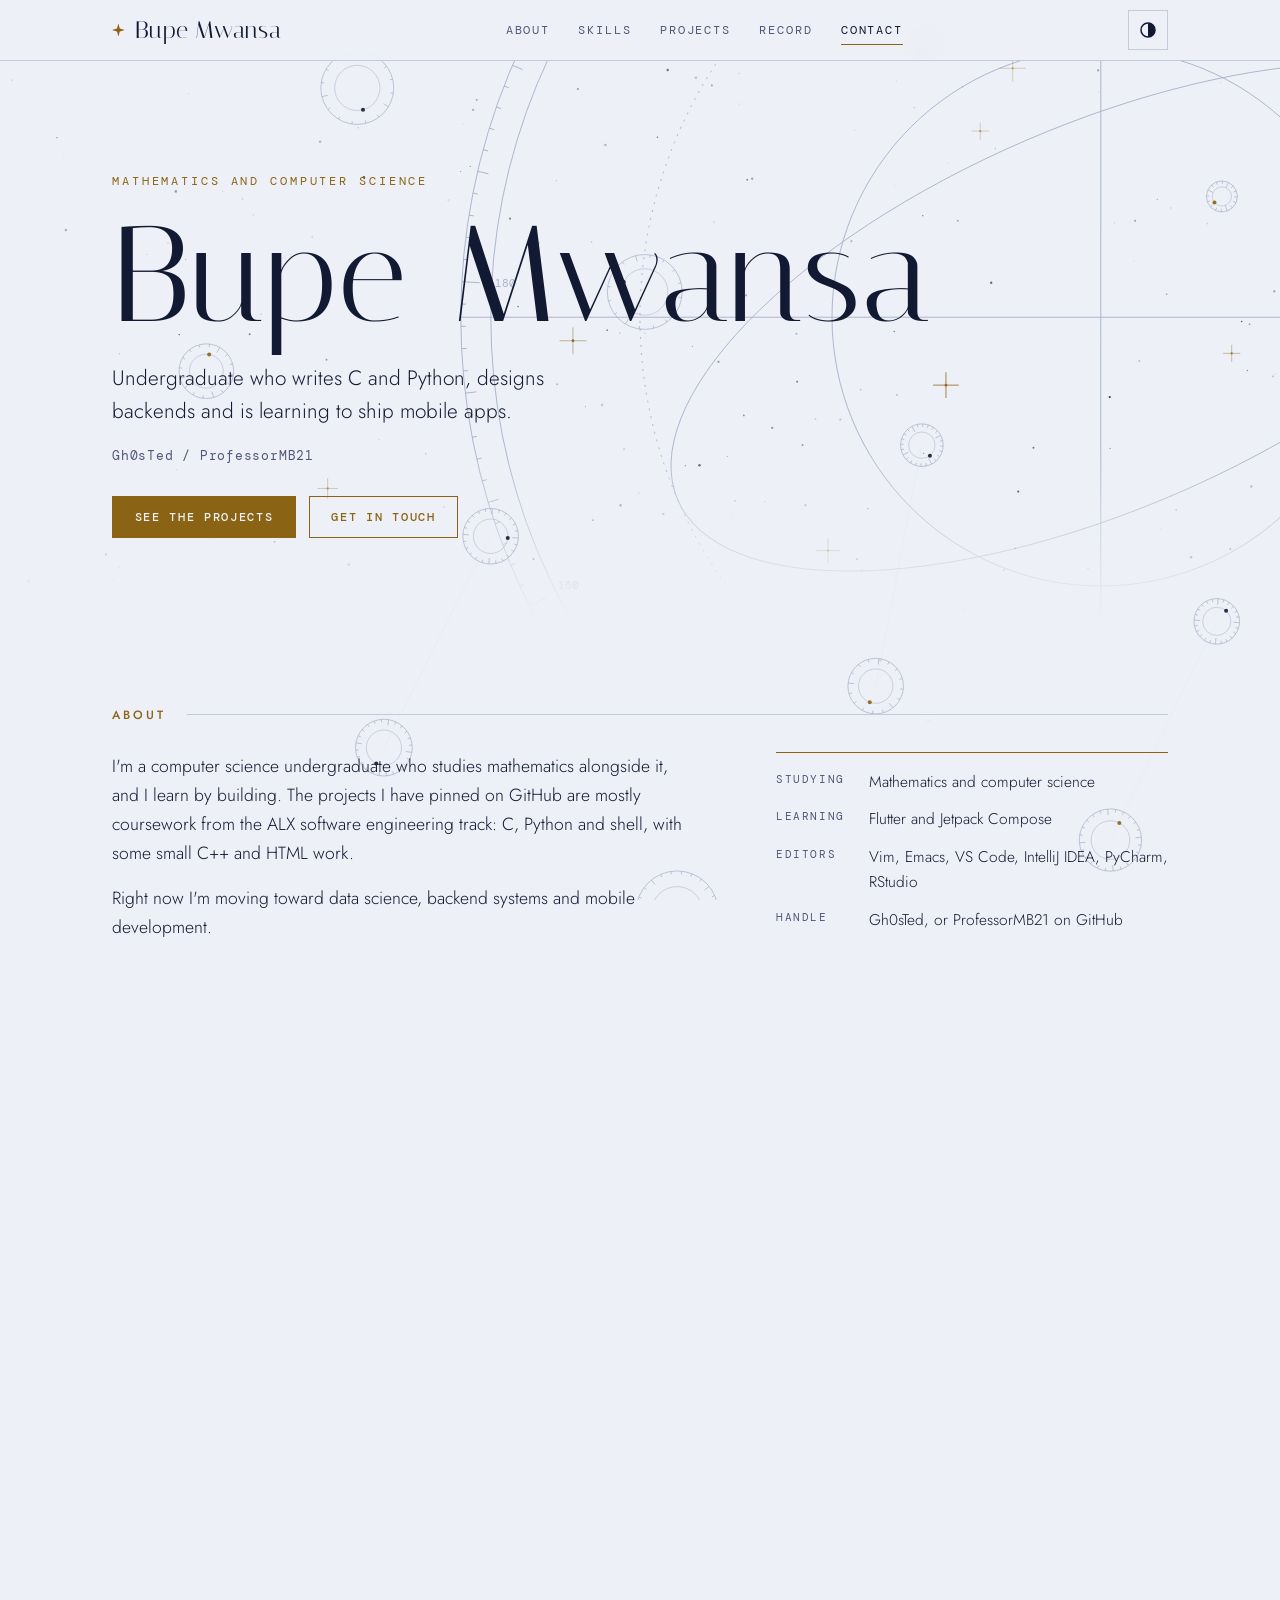
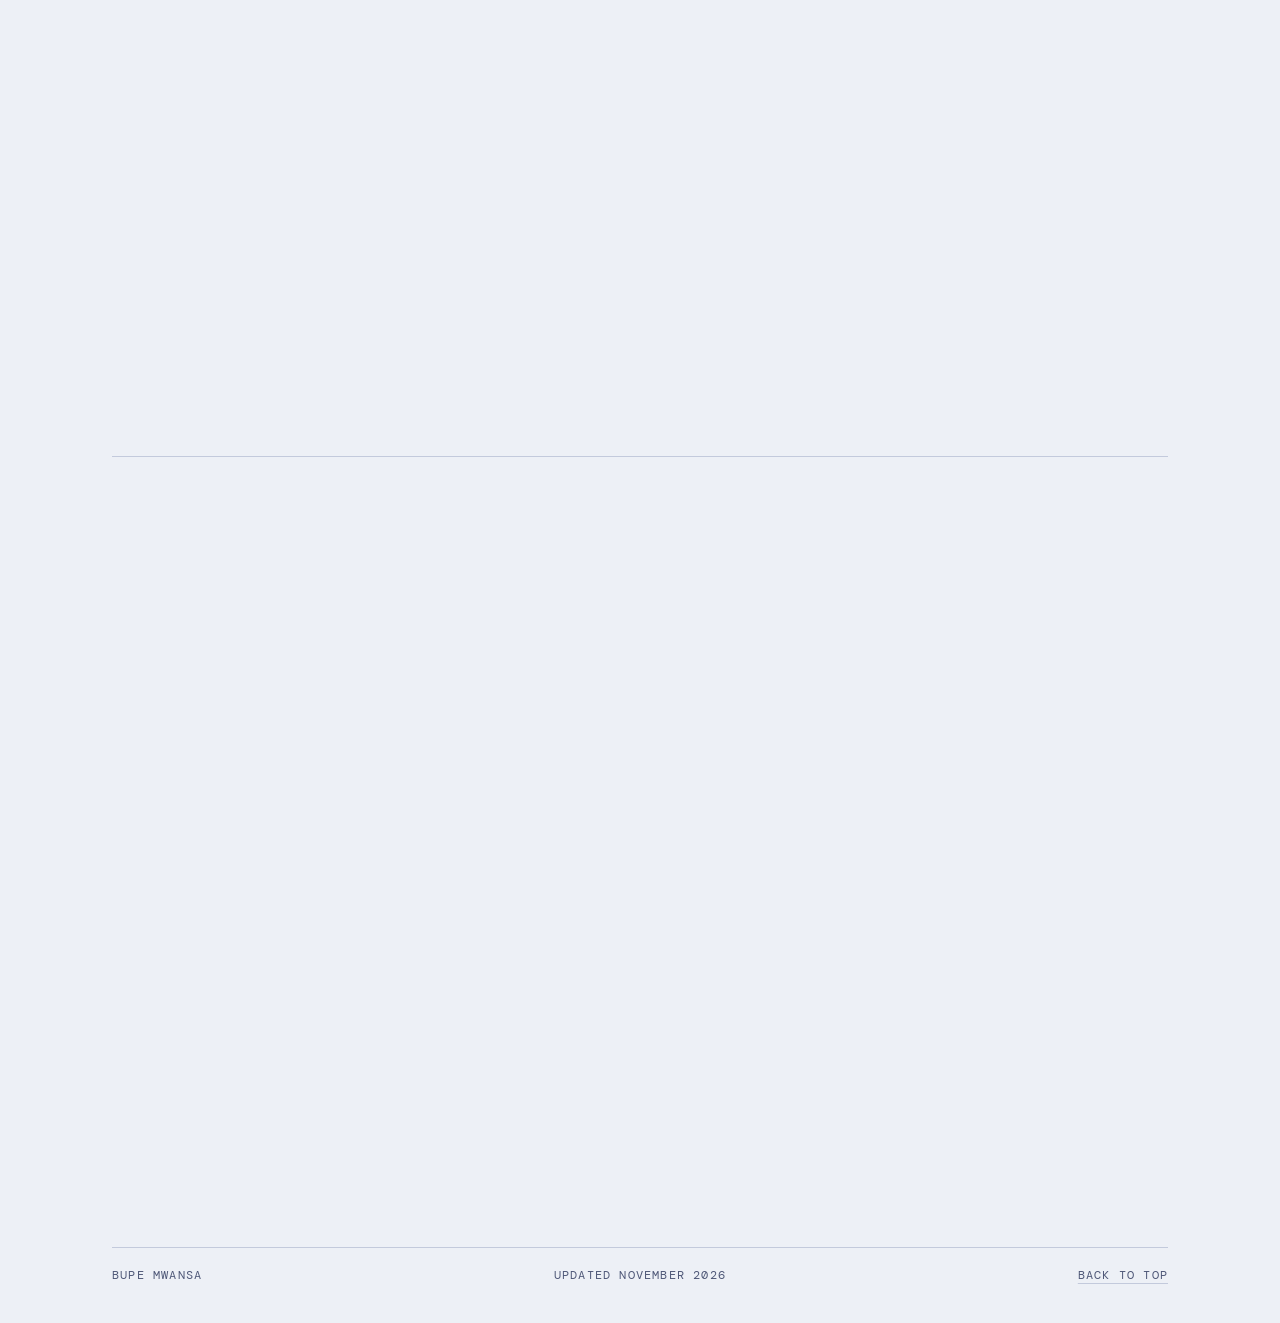
<file: index.html>
<!doctype html>
<html lang="en">
<head>
<meta charset="utf-8">
<meta name="viewport" content="width=device-width, initial-scale=1, viewport-fit=cover">
<title>Bupe Mwansa | Portfolio</title>
<meta name="description" content="Portfolio of Bupe Mwansa, a mathematics and computer science undergraduate: skills, projects in C, Python and shell, and contact details.">
<meta name="theme-color" content="#0A0F1E" media="(prefers-color-scheme: dark)">
<meta name="theme-color" content="#EDF0F6" media="(prefers-color-scheme: light)">
<meta property="og:type" content="website">
<meta property="og:title" content="Bupe Mwansa | Portfolio">
<meta property="og:description" content="Mathematics and computer science undergraduate. Skills, projects in C, Python and shell, and contact details.">
<link rel="icon" href="favicon.svg" type="image/svg+xml">
<link rel="preconnect" href="https://fonts.googleapis.com">
<link rel="preconnect" href="https://fonts.gstatic.com" crossorigin>
<link rel="stylesheet" href="https://fonts.googleapis.com/css2?family=Italiana&family=Jost:wght@300;400;500&family=DM+Mono:wght@400;500&display=swap">
<link rel="stylesheet" href="assets/css/styles.css">
</head>
<body>
<a class="skip" href="#main">Skip to content</a>
<canvas id="rings" aria-hidden="true"></canvas>

<header class="top" id="top">
  <div class="wrap top-in">
    <a class="brand" href="#top">Bupe Mwansa</a>
    <nav class="nav" id="nav" aria-label="Sections">
      <a href="#about">About</a>
      <a href="#skills">Skills</a>
      <a href="#projects">Projects</a>
      <a href="#record">Record</a>
      <a href="#contact">Contact</a>
    </nav>
    <div class="tools">
      <button type="button" class="ibtn" id="theme-btn" aria-label="Switch theme">
        <svg width="18" height="18" viewBox="0 0 18 18" aria-hidden="true"><circle cx="9" cy="9" r="7" fill="none" stroke="currentColor" stroke-width="1.5"/><path d="M9 2a7 7 0 0 1 0 14z" fill="currentColor"/></svg>
      </button>
      <button type="button" class="ibtn" id="menu-btn" aria-label="Menu" aria-expanded="false" aria-controls="nav">
        <svg width="18" height="18" viewBox="0 0 18 18" aria-hidden="true"><path d="M2 5h14M2 9h14M2 13h14" stroke="currentColor" stroke-width="1.5" fill="none"/></svg>
      </button>
    </div>
  </div>
</header>

<div class="hero">
  <canvas id="sky" aria-hidden="true"></canvas>
  <div class="wrap hero-in">
    <p class="eyebrow">Mathematics and computer science</p>
    <h1>Bupe Mwansa</h1>
    <p class="lede">Undergraduate who writes C and Python, designs backends and is learning to ship mobile apps.</p>
    <p class="handle">Gh0sTed / ProfessorMB21</p>
    <div class="cta">
      <a class="btn solid" href="#projects">See the projects</a>
      <a class="btn" href="#contact">Get in touch</a>
    </div>
  </div>
</div>

<main id="main">

  <section class="s" id="about">
    <div class="wrap">
      <h2 class="t">About</h2>
      <div class="about">
        <div class="about-text">
          <p>I'm a computer science undergraduate who studies mathematics alongside it, and I learn by building. The projects I have pinned on GitHub are mostly coursework from the ALX software engineering track: C, Python and shell, with some small C++ and HTML work.</p>
          <p>Right now I'm moving toward data science, backend systems and mobile development.</p>
        </div>
        <dl class="facts">
          <dt>Studying</dt><dd>Mathematics and computer science</dd>
          <dt>Learning</dt><dd>Flutter and Jetpack Compose</dd>
          <dt>Editors</dt><dd>Vim, Emacs, VS Code, IntelliJ IDEA, PyCharm, RStudio</dd>
          <dt>Handle</dt><dd>Gh0sTed, or ProfessorMB21 on GitHub</dd>
        </dl>
      </div>
      <div class="focus">
        <div>
          <h3>Data science and machine learning</h3>
          <p>Building models and exploring AI and ML applications with Python.</p>
        </div>
        <div>
          <h3>Backend development</h3>
          <p>Designing scalable systems with databases, APIs and modern architectures.</p>
        </div>
        <div>
          <h3>Mobile development</h3>
          <p>Learning Flutter and Jetpack Compose for cross-platform applications.</p>
        </div>
      </div>
    </div>
  </section>

  <section class="s" id="skills">
    <div class="wrap">
      <h2 class="t">Skills</h2>
      <div class="groups">
        <div class="g">
          <h3>Languages</h3>
          <ul><li>C</li><li>C++</li><li>C#</li><li>Python</li><li>JavaScript</li><li>TypeScript</li><li>Dart</li><li>Kotlin</li><li>R</li></ul>
        </div>
        <div class="g one">
          <h3>Frontend and mobile</h3>
          <ul><li>HTML5</li><li>CSS3</li><li class="learn">Flutter</li><li class="learn">Jetpack Compose</li></ul>
        </div>
        <div class="g">
          <h3>Databases and backend</h3>
          <ul><li>PostgreSQL</li><li>Supabase</li><li>Docker</li><li>DBeaver</li></ul>
        </div>
        <div class="g">
          <h3>Editors and tools</h3>
          <ul><li>Vim</li><li>Emacs</li><li>VS Code</li><li>IntelliJ IDEA</li><li>PyCharm</li><li>RStudio</li><li>Git</li><li>npm</li></ul>
        </div>
        <div class="g">
          <h3>Game engines</h3>
          <ul><li>Unity</li><li>Godot</li></ul>
        </div>
        <div class="g">
          <h3>Platforms</h3>
          <ul><li>Linux</li><li>Ubuntu</li><li>Debian</li><li>Kali Linux</li><li>Windows</li><li>Android</li><li>iOS</li></ul>
        </div>
      </div>
      <p class="legend"><i></i> Currently learning</p>
    </div>
  </section>

  <section class="s" id="projects">
    <div class="wrap">
      <h2 class="t">Projects</h2>

      <div class="filters" role="group" aria-label="Filter projects by language">
        <span class="flabel">Language</span>
        <button type="button" class="fchip" data-f="all" aria-pressed="true">All <i>10</i></button>
        <button type="button" class="fchip" data-f="c" aria-pressed="false">C <i>2</i></button>
        <button type="button" class="fchip" data-f="cpp" aria-pressed="false">C++ <i>1</i></button>
        <button type="button" class="fchip" data-f="python" aria-pressed="false">Python <i>2</i></button>
        <button type="button" class="fchip" data-f="javascript" aria-pressed="false">JavaScript <i>3</i></button>
        <button type="button" class="fchip" data-f="shell" aria-pressed="false">Shell <i>2</i></button>
        <button type="button" class="fchip" data-f="html" aria-pressed="false">HTML <i>2</i></button>
        <span class="fcount" id="fcount" role="status" aria-live="polite">Showing 10 of 10</span>
      </div>

      <div class="chart" id="chart">
        <h3 class="ct">Commits per repository</h3>
        <p class="cs">Counted on the default branch of each pinned repository.</p>
        <div class="bars" id="bars">
          <div class="brow" tabindex="0" data-lang="c" data-tip="alx-low_level_programming: 340 commits"><span class="bl">alx-low_level_programming</span><span class="bt"><i style="width:97.14%"></i></span><b class="bv">340</b></div>
          <div class="brow" tabindex="0" data-lang="shell" data-tip="alx-system_engineering-devops: 231 commits"><span class="bl">alx-system_engineering-devops</span><span class="bt"><i style="width:66%"></i></span><b class="bv">231</b></div>
          <div class="brow" tabindex="0" data-lang="python" data-tip="alx-higher_level_programming: 72 commits"><span class="bl">alx-higher_level_programming</span><span class="bt"><i style="width:20.57%"></i></span><b class="bv">72</b></div>
          <div class="brow" tabindex="0" data-lang="cpp html" data-tip="simple_projects: 36 commits"><span class="bl">simple_projects</span><span class="bt"><i style="width:10.29%"></i></span><b class="bv">36</b></div>
          <div class="brow" tabindex="0" data-lang="shell" data-tip="alx-pre_course: 13 commits"><span class="bl">alx-pre_course</span><span class="bt"><i style="width:3.71%"></i></span><b class="bv">13</b></div>
          <div class="brow" tabindex="0" data-lang="html" data-tip="blogsite: 3 commits"><span class="bl">blogsite</span><span class="bt"><i style="width:0.86%"></i></span><b class="bv">3</b></div>
          <div class="brow axis" aria-hidden="true"><span class="axis-cap">Commits</span><span class="bt"><em style="left:0">0</em><em style="left:28.571%">100</em><em style="left:57.143%">200</em><em style="left:85.714%">300</em></span><span></span></div>
        </div>
        <div class="tview" id="tview" hidden>
          <table>
            <thead><tr><th>Repository</th><th class="n">Commits</th><th class="n">Stars</th><th class="n">Forks</th></tr></thead>
            <tbody>
              <tr><td class="m">alx-low_level_programming</td><td class="n">340</td><td class="n">11</td><td class="n">0</td></tr>
              <tr><td class="m">alx-system_engineering-devops</td><td class="n">231</td><td class="n">6</td><td class="n">1</td></tr>
              <tr><td class="m">alx-higher_level_programming</td><td class="n">72</td><td class="n">7</td><td class="n">0</td></tr>
              <tr><td class="m">simple_projects</td><td class="n">36</td><td class="n">7</td><td class="n">0</td></tr>
              <tr><td class="m">alx-pre_course</td><td class="n">13</td><td class="n">5</td><td class="n">0</td></tr>
              <tr><td class="m">blogsite</td><td class="n">3</td><td class="n">5</td><td class="n">1</td></tr>
            </tbody>
          </table>
        </div>
        <button type="button" class="linkbtn" id="toggle-table" aria-controls="tview">View as table</button>
      </div>

      <p class="cat-note">Featured repositories, ten of 52. Each disc has an area proportional to the repository's GitHub stars. Open an entry for its contents.</p>
      <div class="objs">

        <details class="obj" data-lang="c" open>
          <summary>
            <div class="orb" aria-hidden="true"><i style="--d:2.98rem"></i></div>
            <div class="obj-main">
              <span class="obj-name">alx-<wbr>low_<wbr>level_<wbr>programming</span>
              <p>Low-level programming coursework from the ALX track, written in C.</p>
            </div>
            <div class="obj-meta"><span>C</span><span><b>11</b> stars</span></div>
          </summary>
          <div class="panel">
            <div class="pgrid">
              <div>
                <h4 class="pl">Task folders</h4>
                <ul class="tags"><li>Pointers, arrays and strings</li><li>Recursion</li><li>Static libraries</li><li>argc and argv</li><li>malloc and free</li><li>Preprocessor</li><li>Structures and typedef</li><li>Function pointers</li><li>Variadic functions</li><li>Singly linked lists</li><li>Doubly linked lists</li><li>Bit manipulation</li><li>File I/O</li><li>Hash tables</li></ul>
              </div>
              <div>
                <h4 class="pl">Facts</h4>
                <dl class="kv"><dt>Commits</dt><dd>340</dd><dt>Stars</dt><dd>11</dd><dt>Forks</dt><dd>0</dd><dt>Topics</dt><dd>algorithms, c, data-structures</dd></dl>
              </div>
            </div>
            <p class="note">Folders follow the ALX numbering, from 0x00-hello_world to 0x1A-hash_tables.</p>
            <a class="btn" href="https://github.com/ProfessorMB21/alx-low_level_programming" target="_blank" rel="noopener">Open on GitHub</a>
          </div>
        </details>

        <details class="obj" data-lang="python">
          <summary>
            <div class="orb" aria-hidden="true"><i style="--d:2.38rem"></i></div>
            <div class="obj-main">
              <span class="obj-name">alx-<wbr>higher_<wbr>level_<wbr>programming</span>
              <p>Higher-level programming coursework in Python.</p>
            </div>
            <div class="obj-meta"><span>Python</span><span><b>7</b> stars</span></div>
          </summary>
          <div class="panel">
            <div class="pgrid">
              <div>
                <h4 class="pl">Task folders</h4>
                <ul class="tags"><li>Hello world</li><li>If/else, loops and functions</li><li>Import modules</li><li>Data structures</li><li>More data structures</li><li>Exceptions</li><li>Classes</li><li>Test-driven development</li><li>More classes</li><li>Everything is an object</li><li>Inheritance</li><li>Input and output</li></ul>
              </div>
              <div>
                <h4 class="pl">Facts</h4>
                <dl class="kv"><dt>Commits</dt><dd>72</dd><dt>Stars</dt><dd>7</dd><dt>Forks</dt><dd>0</dd><dt>Topics</dt><dd>python</dd></dl>
              </div>
            </div>
            <a class="btn" href="https://github.com/ProfessorMB21/alx-higher_level_programming" target="_blank" rel="noopener">Open on GitHub</a>
          </div>
        </details>

        <details class="obj" data-lang="cpp html">
          <summary>
            <div class="orb" aria-hidden="true"><i style="--d:2.38rem"></i></div>
            <div class="obj-main">
              <span class="obj-name">simple_<wbr>projects</span>
              <p>Small programming tasks in C++.</p>
            </div>
            <div class="obj-meta"><span>C++, HTML</span><span><b>7</b> stars</span></div>
          </summary>
          <div class="panel">
            <div class="pgrid">
              <div>
                <h4 class="pl">Contents</h4>
                <ul class="tags"><li>Assignment 1</li><li>Working with arrays in C++</li><li>A website folder (my_site.com)</li><li>functions.h</li><li>geometry.cpp</li><li>main.cpp</li></ul>
              </div>
              <div>
                <h4 class="pl">Facts</h4>
                <dl class="kv"><dt>Commits</dt><dd>36</dd><dt>Stars</dt><dd>7</dd><dt>Forks</dt><dd>0</dd></dl>
              </div>
            </div>
            <a class="btn" href="https://github.com/ProfessorMB21/simple_projects" target="_blank" rel="noopener">Open on GitHub</a>
          </div>
        </details>

        <details class="obj" data-lang="shell">
          <summary>
            <div class="orb" aria-hidden="true"><i style="--d:2.2rem"></i></div>
            <div class="obj-main">
              <span class="obj-name">alx-<wbr>system_<wbr>engineering-<wbr>devops</span>
              <p>System engineering and DevOps coursework from the ALX track, in shell.</p>
            </div>
            <div class="obj-meta"><span>Shell</span><span><b>6</b> stars</span><span><b>1</b> fork</span></div>
          </summary>
          <div class="panel">
            <div class="pgrid">
              <div>
                <h4 class="pl">Task folders</h4>
                <ul class="tags"><li>Shell basics</li><li>Shell permissions</li><li>Shell redirections</li><li>Shell variables and expansions</li><li>Loops, conditions and parsing</li><li>Processes and signals</li><li>Networking basics</li><li>Networking basics 2</li></ul>
              </div>
              <div>
                <h4 class="pl">Facts</h4>
                <dl class="kv"><dt>Commits</dt><dd>231</dd><dt>Stars</dt><dd>6</dd><dt>Forks</dt><dd>1</dd><dt>Topics</dt><dd>bash, devops, shell</dd></dl>
              </div>
            </div>
            <a class="btn" href="https://github.com/ProfessorMB21/alx-system_engineering-devops" target="_blank" rel="noopener">Open on GitHub</a>
          </div>
        </details>

        <details class="obj" data-lang="shell">
          <summary>
            <div class="orb" aria-hidden="true"><i style="--d:2.01rem"></i></div>
            <div class="obj-main">
              <span class="obj-name">alx-<wbr>pre_<wbr>course</span>
              <p>The first repository as an ALX student on the full stack engineering track.</p>
            </div>
            <div class="obj-meta"><span>Shell</span><span><b>5</b> stars</span></div>
          </summary>
          <div class="panel">
            <div class="pgrid">
              <div>
                <h4 class="pl">Contents</h4>
                <ul class="tags"><li>Git project (0x01-git)</li></ul>
              </div>
              <div>
                <h4 class="pl">Facts</h4>
                <dl class="kv"><dt>Commits</dt><dd>13</dd><dt>Stars</dt><dd>5</dd><dt>Forks</dt><dd>0</dd></dl>
              </div>
            </div>
            <p class="note">The README describes it as the ALX Cohort 17 projects.</p>
            <a class="btn" href="https://github.com/ProfessorMB21/alx-pre_course" target="_blank" rel="noopener">Open on GitHub</a>
          </div>
        </details>

        <details class="obj" data-lang="html">
          <summary>
            <div class="orb" aria-hidden="true"><i style="--d:2.01rem"></i></div>
            <div class="obj-main">
              <span class="obj-name">blogsite</span>
              <p>A blog website built to learn web technologies and Git.</p>
            </div>
            <div class="obj-meta"><span>HTML, CSS</span><span><b>5</b> stars</span><span><b>1</b> fork</span></div>
          </summary>
          <div class="panel">
            <div class="pgrid">
              <div>
                <h4 class="pl">Contents</h4>
                <ul class="tags"><li>index.html</li><li>index.css</li><li>README.md</li></ul>
              </div>
              <div>
                <h4 class="pl">Facts</h4>
                <dl class="kv"><dt>Commits</dt><dd>3</dd><dt>Stars</dt><dd>5</dd><dt>Forks</dt><dd>1</dd><dt>Started</dt><dd>9 June 2023</dd></dl>
              </div>
            </div>
            <p class="note">The README calls the project a demo.</p>
            <a class="btn" href="https://github.com/ProfessorMB21/blogsite" target="_blank" rel="noopener">Open on GitHub</a>
          </div>
        </details>

        <details class="obj" data-lang="javascript">
          <summary>
            <div class="orb" aria-hidden="true"><i style="--d:0.9rem"></i></div>
            <div class="obj-main">
              <span class="obj-name">cyber_<wbr>shooter_<wbr>2d</span>
              <p>A fully-featured 2D retro-style space shooter game.</p>
            </div>
            <div class="obj-meta"><span>JavaScript</span><span><b>1</b> star</span></div>
          </summary>
          <div class="panel">
            <div class="pgrid">
              <div>
                <h4 class="pl">Contents</h4>
                <ul class="tags"><li>2D game development</li><li>Game mechanics</li><li>JavaScript canvas</li></ul>
              </div>
              <div>
                <h4 class="pl">Facts</h4>
                <dl class="kv"><dt>Stars</dt><dd>1</dd><dt>Forks</dt><dd>0</dd><dt>Topics</dt><dd>2dgame, gamedev, javascript</dd></dl>
              </div>
            </div>
            <a class="btn" href="https://github.com/ProfessorMB21/cyber_shooter_2d" target="_blank" rel="noopener">Open on GitHub</a>
          </div>
        </details>

        <details class="obj" data-lang="javascript">
          <summary>
            <div class="orb" aria-hidden="true"><i style="--d:0.9rem"></i></div>
            <div class="obj-main">
              <span class="obj-name">ProfessorMB21.<wbr>github.io</span>
              <p>ProfessorMB21's Portfolio page.</p>
            </div>
            <div class="obj-meta"><span>JavaScript</span><span><b>1</b> star</span></div>
          </summary>
          <div class="panel">
            <div class="pgrid">
              <div>
                <h4 class="pl">Contents</h4>
                <ul class="tags"><li>Portfolio website</li><li>GitHub Pages</li><li>Responsive design</li></ul>
              </div>
              <div>
                <h4 class="pl">Facts</h4>
                <dl class="kv"><dt>Stars</dt><dd>1</dd><dt>Forks</dt><dd>0</dd><dt>Topics</dt><dd>github-pages, github-profile</dd></dl>
              </div>
            </div>
            <p class="note">Live portfolio site showcasing projects and skills.</p>
            <a class="btn" href="https://github.com/ProfessorMB21/ProfessorMB21.github.io" target="_blank" rel="noopener">Open on GitHub</a>
          </div>
        </details>

        <details class="obj" data-lang="python">
          <summary>
            <div class="orb" aria-hidden="true"><i style="--d:0.9rem"></i></div>
            <div class="obj-main">
              <span class="obj-name">python-<wbr>web-<wbr>scraping-<wbr>projects</span>
              <p>A comprehensive collection of web scraping projects using Python.</p>
            </div>
            <div class="obj-meta"><span>Python</span><span><b>1</b> star</span></div>
          </summary>
          <div class="panel">
            <div class="pgrid">
              <div>
                <h4 class="pl">Focus areas</h4>
                <ul class="tags"><li>Data extraction</li><li>Automation</li><li>Real-world applications</li></ul>
              </div>
              <div>
                <h4 class="pl">Facts</h4>
                <dl class="kv"><dt>Stars</dt><dd>1</dd><dt>Forks</dt><dd>0</dd></dl>
              </div>
            </div>
            <a class="btn" href="https://github.com/ProfessorMB21/python-web-scraping-projects" target="_blank" rel="noopener">Open on GitHub</a>
          </div>
        </details>

        <details class="obj" data-lang="c">
          <summary>
            <div class="orb" aria-hidden="true"><i style="--d:0.9rem"></i></div>
            <div class="obj-main">
              <span class="obj-name">GoodbyeDPI</span>
              <p>Deep Packet Inspection circumvention utility for Windows.</p>
            </div>
            <div class="obj-meta"><span>C</span><span><b>1</b> star</span></div>
          </summary>
          <div class="panel">
            <div class="pgrid">
              <div>
                <h4 class="pl">Purpose</h4>
                <ul class="tags"><li>Network utilities</li><li>DPI circumvention</li><li>Windows platform</li></ul>
              </div>
              <div>
                <h4 class="pl">Facts</h4>
                <dl class="kv"><dt>Stars</dt><dd>1</dd><dt>Forks</dt><dd>0</dd></dl>
              </div>
            </div>
            <a class="btn" href="https://github.com/ProfessorMB21/GoodbyeDPI" target="_blank" rel="noopener">Open on GitHub</a>
          </div>
        </details>

      </div>
    </div>
  </section>

  <section class="s" id="record">
    <div class="wrap">
      <div class="two">
        <div>
          <h2 class="t">Honours</h2>
          <dl class="hon">
            <div><dt>Pull Shark x2</dt><dd>GitHub achievement for pull requests that were merged.</dd></div>
            <div><dt>Pair Extraordinaire</dt><dd>GitHub achievement for co-authoring a commit that was merged.</dd></div>
            <div><dt>Quickdraw</dt><dd>GitHub achievement for closing an issue or pull request within minutes of opening it.</dd></div>
          </dl>
        </div>
        <div>
          <h2 class="t">On record</h2>
          <div class="fig" id="gh-stats">
            <div><b data-stat="repos">52</b><span>Repositories</span></div>
            <div><b data-stat="followers">419</b><span>Followers</span></div>
            <div><b data-stat="starred">327</b><span>Starred</span></div>
          </div>
          <p class="fig-link"><a href="https://wakatime.com/@47395a4a-f679-4221-9d17-ad22a0699c6a" target="_blank" rel="noopener">Coding time on WakaTime</a></p>
        </div>
      </div>
    </div>
  </section>

  <section class="s" id="contact">
    <div class="wrap">
      <h2 class="t">Contact</h2>
      <div class="contact">
        <div>
          <h3>Questions, collaboration and code review are welcome.</h3>
          <div class="mail-row">
            <a href="mailto:profbupeeli@gmail.com" id="mail-address" style="text-decoration:none;color:inherit"><code>profbupeeli@gmail.com</code></a>
          </div>
          <div class="cta" style="margin-top:0">
            <button type="button" class="btn solid" id="copy-mail">Copy address</button>
            <a class="btn" href="mailto:profbupeeli@gmail.com">Send email</a>
            <a class="btn" href="https://github.com/ProfessorMB21" target="_blank" rel="noopener">GitHub profile</a>
            <span class="copied" id="copy-status" role="status" aria-live="polite" style="align-self:center"></span>
          </div>
        </div>
        <dl class="elsewhere">
          <dt>GitHub</dt><dd><a href="https://github.com/ProfessorMB21" target="_blank" rel="noopener">github.com/ProfessorMB21</a></dd>
          <dt>Coding time</dt><dd><a href="https://wakatime.com/@47395a4a-f679-4221-9d17-ad22a0699c6a" target="_blank" rel="noopener">WakaTime profile</a></dd>
          <dt>Handle</dt><dd>Gh0sTed</dd>
        </dl>
      </div>
    </div>
  </section>

</main>

<footer class="wrap foot">
  <span>Bupe Mwansa</span>
  <span id="last-updated">Updated November 2026</span>
  <a href="#top">Back to top</a>
</footer>

<div class="tip" id="tip" hidden></div>
<script src="assets/js/main.js" defer></script>
</body>
</html>
</file>
<file: assets/css/styles.css>
/* Base reset (a standalone page needs it) */
:root { color-scheme: light; padding-top: env(safe-area-inset-top, 0px); padding-bottom: env(safe-area-inset-bottom, 0px); }
body { margin: 0; }
img { max-width: 100%; }
[hidden] { display: none !important; }

/* Layout: a one-page night-sky atlas. Sticky chart-room header, a hero drawn over a star field and astrolabe ring, then five gold-ruled sections: about, instruments, catalogue, record, correspondence. */
:root {
  --bg: #0A0F1E;
  --panel: #0F1730;
  --ink: #E9E6DC;
  --muted: #929CBA;
  --rule: #25304F;
  --gold: #D6B466;
  --star: #E9E6DC;
  --ring: #3A4A78;
  --glow: rgba(214, 180, 102, 0.45);
  --disc-hi: #F4E2B0;
  --f-display: 'Italiana', 'Didot', 'Bodoni 72', Georgia, serif;
  --f-body: 'Jost', 'Avenir Next', 'Century Gothic', system-ui, sans-serif;
  --f-mono: 'DM Mono', ui-monospace, Menlo, Consolas, monospace;
  color-scheme: dark;
}
@media (prefers-color-scheme: light) {
  :root:not([data-theme="dark"]) {
    --bg: #EDF0F6;
    --panel: #E1E6F0;
    --ink: #121A33;
    --muted: #4F5878;
    --rule: #C3CADC;
    --gold: #8A6414;
    --star: #121A33;
    --ring: #A7B0CB;
    --glow: rgba(138, 100, 20, 0);
    --disc-hi: #C9A24C;
    color-scheme: light;
  }
}
:root[data-theme="light"] {
  --bg: #EDF0F6;
  --panel: #E1E6F0;
  --ink: #121A33;
  --muted: #4F5878;
  --rule: #C3CADC;
  --gold: #8A6414;
  --star: #121A33;
  --ring: #A7B0CB;
  --glow: rgba(138, 100, 20, 0);
  --disc-hi: #C9A24C;
  color-scheme: light;
}
@media (prefers-reduced-motion: no-preference) { html { scroll-behavior: smooth; } }

* { box-sizing: border-box; }
body {
  background: var(--bg);
  color: var(--ink);
  font-family: var(--f-body);
  font-weight: 300;
  font-size: 17px;
  line-height: 1.65;
}
.wrap { max-width: 72rem; margin-inline: auto; padding-inline: clamp(1rem, 5vw, 3rem); }
p { margin: 0; }
h1, h2, h3 { margin: 0; font-weight: 400; }
a { color: var(--ink); text-decoration: underline; text-decoration-color: var(--gold); text-decoration-thickness: 1px; text-underline-offset: 4px; }
a:hover { color: var(--gold); }
a:focus-visible, button:focus-visible, summary:focus-visible, .brow:focus-visible { outline: 2px solid var(--gold); outline-offset: 3px; }
.skip { position: absolute; left: 1rem; top: -4rem; background: var(--gold); color: var(--bg); padding: 0.5rem 1rem; z-index: 40; font: 500 13px var(--f-mono); }
.skip:focus { top: 0.75rem; }

/* header */
.top { position: sticky; top: env(safe-area-inset-top, 0px); z-index: 20; background: var(--bg); border-bottom: 1px solid var(--rule); }
@supports (backdrop-filter: blur(8px)) {
  .top { background: color-mix(in srgb, var(--bg) 84%, transparent); backdrop-filter: blur(10px); -webkit-backdrop-filter: blur(10px); }
}
.top-in { display: flex; align-items: center; justify-content: space-between; gap: 1rem; min-height: 3.75rem; }
.brand { display: flex; align-items: center; gap: 0.65rem; font: 400 1.5rem/1 var(--f-display); text-decoration: none; color: var(--ink); letter-spacing: 0.01em; }
.brand::before, .g h3::before { content: ""; width: 0.8rem; height: 0.8rem; background: var(--gold); clip-path: polygon(50% 0, 61% 39%, 100% 50%, 61% 61%, 50% 100%, 39% 61%, 0 50%, 39% 39%); flex: none; }
.nav { display: flex; align-items: center; gap: 1.75rem; }
.nav a { font: 400 12px var(--f-mono); letter-spacing: 0.16em; text-transform: uppercase; text-decoration: none; color: var(--muted); padding-block: 0.4rem; border-bottom: 1px solid transparent; }
.nav a:hover, .nav a[aria-current="true"] { color: var(--ink); border-bottom-color: var(--gold); }
.tools { display: flex; align-items: center; gap: 0.5rem; }
.ibtn { width: 2.5rem; height: 2.5rem; display: grid; place-items: center; background: none; border: 1px solid var(--rule); color: var(--ink); cursor: pointer; border-radius: 0; }
.ibtn:hover { border-color: var(--gold); color: var(--gold); }
#menu-btn { display: none; }

/* hero */
.hero { position: relative; overflow: hidden; padding-block: clamp(3.5rem, 9vw, 7rem) clamp(3rem, 7vw, 5rem); }
#sky { position: absolute; inset: 0; width: 100%; height: 100%; pointer-events: none; }
.hero-in { position: relative; display: flex; flex-direction: column; gap: 1.25rem; }
.eyebrow { font: 400 12px var(--f-mono); letter-spacing: 0.24em; text-transform: uppercase; color: var(--gold); }
h1 { font: 400 clamp(3.4rem, 11.5vw, 8.5rem)/0.98 var(--f-display); letter-spacing: 0.01em; max-width: 12ch; }
.lede { max-width: 31rem; font-size: clamp(1.1rem, 2.4vw, 1.3rem); line-height: 1.55; }
.handle { font: 400 13px var(--f-mono); color: var(--muted); letter-spacing: 0.06em; }
.cta { display: flex; flex-wrap: wrap; gap: 0.8rem; margin-top: 0.75rem; }
.btn { display: inline-block; font: 500 12px var(--f-mono); letter-spacing: 0.14em; text-transform: uppercase; text-decoration: none; border: 1px solid var(--gold); color: var(--gold); padding: 0.75rem 1.35rem; background: transparent; cursor: pointer; border-radius: 0; }
.btn:hover { background: var(--gold); color: var(--bg); }
.btn.solid { background: var(--gold); color: var(--bg); }
.btn.solid:hover { background: transparent; color: var(--gold); }

/* sections */
section.s { padding-top: clamp(3rem, 7vw, 5.5rem); scroll-margin-top: 4.5rem; }
h2.t { display: flex; align-items: center; gap: 1.25rem; font: 500 12px var(--f-body); letter-spacing: 0.26em; text-transform: uppercase; color: var(--gold); margin-bottom: 1.75rem; }
h2.t::after { content: ""; height: 1px; flex: 1; background: var(--rule); }

.about { display: grid; grid-template-columns: minmax(0, 1.5fr) minmax(0, 1fr); gap: 2rem clamp(2rem, 6vw, 5rem); align-items: start; }
.about-text { display: flex; flex-direction: column; gap: 1rem; font-size: 1.1rem; }
.facts { margin: 0; display: grid; grid-template-columns: auto minmax(0, 1fr); gap: 0.75rem 1.5rem; font-size: 15.5px; border-top: 1px solid var(--gold); padding-top: 1rem; }
.facts dt { font: 400 11px var(--f-mono); letter-spacing: 0.14em; text-transform: uppercase; color: var(--muted); padding-top: 0.2rem; }
.facts dd { margin: 0; }
.focus { display: grid; grid-template-columns: repeat(auto-fit, minmax(15rem, 1fr)); gap: 2rem; margin-top: 2.75rem; }
.focus > div { border-top: 1px solid var(--rule); padding-top: 1rem; display: flex; flex-direction: column; gap: 0.4rem; }
.focus h3 { font: 400 1.45rem/1.2 var(--f-display); letter-spacing: 0.01em; }
.focus p { color: var(--muted); }

/* skills */
.groups { display: grid; grid-template-columns: repeat(auto-fit, minmax(19rem, 1fr)); gap: 2.25rem 3rem; }
.g h3 { display: flex; align-items: center; gap: 0.7rem; font: 500 12px var(--f-body); letter-spacing: 0.2em; text-transform: uppercase; color: var(--gold); margin-bottom: 0.6rem; }
.g ul { list-style: none; margin: 0; padding: 0; columns: 2; column-gap: 1.5rem; }
.g li { padding-block: 0.3rem; border-bottom: 1px solid var(--rule); break-inside: avoid; display: flex; align-items: center; gap: 0.6rem; }
.g li.learn::after { content: ""; width: 0.55rem; height: 0.55rem; border: 1px solid var(--gold); border-radius: 50%; flex: none; }
.legend { margin-top: 1.5rem; font: 400 12px var(--f-mono); color: var(--muted); display: flex; align-items: center; gap: 0.6rem; letter-spacing: 0.04em; }
.legend i { width: 0.55rem; height: 0.55rem; border: 1px solid var(--gold); border-radius: 50%; display: inline-block; }

/* commits chart */
.chart { margin-bottom: 3rem; }
.ct { font: 400 1.5rem/1.2 var(--f-display); }
.cs { color: var(--muted); font-size: 15px; margin-top: 0.25rem; }
.bars { margin-top: 1.25rem; display: flex; flex-direction: column; gap: 0.15rem; }
.brow { display: grid; grid-template-columns: minmax(10rem, 17rem) minmax(0, 1fr) 3rem; grid-template-areas: "l t v"; gap: 0 1rem; align-items: center; padding-block: 0.1rem; }
.bl { grid-area: l; font: 400 12.5px var(--f-mono); color: var(--muted); overflow-wrap: anywhere; }
.bt { grid-area: t; position: relative; height: 1.6rem; border-left: 1px solid var(--muted); background-image: linear-gradient(to right, var(--rule) 1px, transparent 1px); background-size: calc(100% / 3.5) 100%; }
.bt i { position: absolute; left: 0; top: 50%; height: 10px; transform: translateY(-50%); background: var(--gold); border-radius: 0 4px 4px 0; min-width: 3px; }
.bv { grid-area: v; font: 400 13px var(--f-mono); font-variant-numeric: tabular-nums; text-align: right; }
.brow[data-tip]:hover .bt i, .brow[data-tip]:focus-visible .bt i { background: var(--disc-hi); }
.brow[data-tip]:hover .bl, .brow[data-tip]:focus-visible .bl { color: var(--ink); }
.axis { margin-top: 0.1rem; }
.axis .bt { border-left: 0; background: none; height: 1.4rem; }
.axis em { position: absolute; top: 0.2rem; transform: translateX(-50%); font: 400 11px var(--f-mono); color: var(--muted); font-style: normal; font-variant-numeric: tabular-nums; }
.axis-cap { grid-area: l; font: 400 11px var(--f-mono); letter-spacing: 0.12em; text-transform: uppercase; color: var(--muted); }
.linkbtn { margin-top: 0.75rem; background: none; border: 0; padding: 0; font: 400 13px var(--f-mono); color: var(--gold); text-decoration: underline; text-underline-offset: 4px; cursor: pointer; letter-spacing: 0.04em; }
.tview { margin-top: 1.25rem; overflow-x: auto; }
table { width: 100%; border-collapse: collapse; font-size: 15px; }
th, td { text-align: left; padding: 0.55rem 1rem 0.55rem 0; border-bottom: 1px solid var(--rule); }
th { font: 400 11px var(--f-mono); letter-spacing: 0.14em; text-transform: uppercase; color: var(--muted); }
td.m { font: 400 13px var(--f-mono); }
th.n, td.n { text-align: right; font-variant-numeric: tabular-nums; padding-right: 0; padding-left: 1rem; }
.tip { position: fixed; z-index: 50; background: var(--ink); color: var(--bg); font: 400 12px var(--f-mono); padding: 0.3rem 0.65rem; pointer-events: none; max-width: 90vw; }

/* catalogue */
.cat-note { color: var(--muted); font-size: 15px; margin-bottom: 0.75rem; }
.objs { margin: 0; padding: 0; }
.obj { border-top: 1px solid var(--rule); }
.obj:last-child { border-bottom: 1px solid var(--rule); }
.obj > summary { list-style: none; cursor: pointer; display: grid; grid-template-columns: 3.6rem minmax(0, 1fr) auto 1.6rem; gap: 0.5rem 1.5rem; align-items: center; padding-block: 1.1rem; }
.obj > summary::-webkit-details-marker { display: none; }
.obj > summary::after { content: "+"; font: 400 1.5rem/1 var(--f-mono); color: var(--gold); text-align: center; }
.obj[open] > summary::after { content: "\2212"; }
.orb { width: 3.6rem; height: 3.6rem; display: grid; place-items: center; }
.orb i { display: block; width: var(--d); height: var(--d); border-radius: 50%; background: radial-gradient(circle at 35% 32%, var(--disc-hi), var(--gold) 70%); box-shadow: 0 0 calc(var(--d) * 0.7) var(--glow); }
.obj-main { min-width: 0; }
.obj-name { font: 400 1.55rem/1.2 var(--f-display); letter-spacing: 0.01em; overflow-wrap: anywhere; }
.obj-main p { color: var(--muted); margin-top: 0.25rem; font-size: 16px; }
.obj-meta { display: flex; flex-direction: column; align-items: flex-end; gap: 0.1rem; font: 400 12.5px var(--f-mono); color: var(--muted); letter-spacing: 0.04em; font-variant-numeric: tabular-nums; white-space: nowrap; }
.obj-meta b { color: var(--ink); font-weight: 400; }
.panel { padding: 0.25rem 0 1.75rem calc(3.6rem + 1.5rem); display: flex; flex-direction: column; gap: 1.4rem; }
.pgrid { display: grid; grid-template-columns: repeat(auto-fit, minmax(15rem, 1fr)); gap: 1.5rem 2.5rem; }
.pl { font: 500 11px var(--f-body); letter-spacing: 0.2em; text-transform: uppercase; color: var(--gold); margin-bottom: 0.55rem; }
.tags { display: flex; flex-wrap: wrap; gap: 0.4rem; margin: 0; padding: 0; list-style: none; }
.tags li { font: 400 12.5px var(--f-mono); border: 1px solid var(--rule); padding: 0.1rem 0.6rem; color: var(--muted); }
.kv { margin: 0; display: grid; grid-template-columns: auto minmax(0, 1fr); gap: 0.35rem 1.5rem; font-size: 15.5px; }
.kv dt { font: 400 11px var(--f-mono); letter-spacing: 0.14em; text-transform: uppercase; color: var(--muted); padding-top: 0.2rem; }
.kv dd { margin: 0; font-variant-numeric: tabular-nums; }
.panel .note { color: var(--muted); font-size: 15.5px; max-width: 44rem; }
.panel .btn { align-self: flex-start; }

/* record */
.two { display: grid; grid-template-columns: repeat(auto-fit, minmax(19rem, 1fr)); gap: 2.5rem 3rem; }
.hon { margin: 0; display: flex; flex-direction: column; gap: 0.9rem; }
.hon dt { font: 400 1.35rem/1.2 var(--f-display); }
.hon dd { margin: 0.1rem 0 0; color: var(--muted); font-size: 16px; }
.fig { display: grid; grid-template-columns: repeat(3, minmax(0, 1fr)); gap: 1rem; }
.fig div { border-top: 1px solid var(--gold); padding-top: 0.6rem; }
.fig b { display: block; font: 400 clamp(2.2rem, 6vw, 3.4rem)/1 var(--f-display); font-variant-numeric: tabular-nums; }
.fig span { font: 400 11px var(--f-mono); letter-spacing: 0.14em; text-transform: uppercase; color: var(--muted); }
.fig-link { margin-top: 1.25rem; font-size: 15px; }

/* contact */
.contact { display: grid; grid-template-columns: minmax(0, 1.2fr) minmax(0, 1fr); gap: 2rem clamp(2rem, 6vw, 5rem); align-items: start; }
.contact h3 { font: 400 clamp(1.8rem, 5vw, 2.8rem)/1.1 var(--f-display); margin-bottom: 0.75rem; text-wrap: balance; }
.mail-row { display: flex; flex-wrap: wrap; align-items: center; gap: 0.7rem 1.25rem; margin-block: 1.25rem 1rem; }
.mail-row code { font: 400 clamp(1.05rem, 3.4vw, 1.5rem)/1.3 var(--f-mono); overflow-wrap: anywhere; user-select: all; }
.copied { font: 400 12px var(--f-mono); color: var(--gold); }
.elsewhere { margin: 0; display: grid; grid-template-columns: auto minmax(0, 1fr); gap: 0.75rem 1.5rem; border-top: 1px solid var(--gold); padding-top: 1rem; font-size: 16px; }
.elsewhere dt { font: 400 11px var(--f-mono); letter-spacing: 0.14em; text-transform: uppercase; color: var(--muted); padding-top: 0.3rem; }
.elsewhere dd { margin: 0; overflow-wrap: anywhere; }

.foot { margin-top: clamp(3.5rem, 8vw, 6rem); padding-block: 1.25rem 2.5rem; border-top: 1px solid var(--rule); display: flex; flex-wrap: wrap; justify-content: space-between; gap: 0.5rem 1.5rem; font: 400 12px var(--f-mono); letter-spacing: 0.1em; color: var(--muted); text-transform: uppercase; }
.foot a { color: var(--muted); text-decoration-color: var(--rule); }
.foot a:hover { color: var(--gold); }

@media (max-width: 860px) {
  .about, .contact { grid-template-columns: minmax(0, 1fr); }
}
@media (max-width: 760px) {
  #menu-btn { display: grid; }
  .nav { display: none; position: absolute; left: 0; right: 0; top: 100%; flex-direction: column; align-items: stretch; gap: 0; background: var(--bg); border-bottom: 1px solid var(--rule); padding: 0.4rem clamp(1rem, 5vw, 3rem) 1rem; }
  .nav.open { display: flex; }
  .nav a { padding-block: 0.85rem; border-bottom: 1px solid var(--rule); font-size: 13px; }
}
@media (max-width: 640px) {
  .g ul { columns: 1; }
  .brow { grid-template-columns: minmax(0, 1fr) 3rem; grid-template-areas: "l l" "t v"; row-gap: 0.15rem; padding-block: 0.35rem; }
  .axis { grid-template-areas: "t ."; }
  .axis .axis-cap { display: none; }
  .obj > summary { grid-template-columns: 3.2rem minmax(0, 1fr) 1.6rem; gap: 0.5rem 1rem; }
  .orb { width: 3.2rem; }
  .obj-meta { grid-column: 2 / span 2; grid-row: 2; flex-direction: row; flex-wrap: wrap; gap: 0.1rem 1.25rem; align-items: baseline; }
  .panel { padding-left: 0; }
}

/* page-wide rings sit behind all content */
#rings { position: fixed; inset: 0; width: 100%; height: 100%; z-index: 0; pointer-events: none; }
.hero, main, .foot { position: relative; z-index: 1; }

/* scroll reveal; the script adds .rvjs only when motion is allowed */
html.rvjs .rv { opacity: 0; transform: translateY(22px); transition: opacity 0.7s ease, transform 0.7s cubic-bezier(0.2, 0.7, 0.2, 1); }
html.rvjs .rv.up { transform: translateY(-14px); }
html.rvjs .rv.in { opacity: 1; transform: none; transition-delay: calc(var(--i, 0) * 70ms); }
html.rvjs .rv.now { transition: none; }

/* project filters */
.filters { display: flex; flex-wrap: wrap; align-items: center; gap: 0.5rem 0.6rem; margin-bottom: 2rem; }
.flabel { font: 400 11px var(--f-mono); letter-spacing: 0.14em; text-transform: uppercase; color: var(--muted); margin-right: 0.4rem; }
.fchip { font: 400 12.5px var(--f-mono); letter-spacing: 0.04em; color: var(--ink); background: transparent; border: 1px solid var(--rule); padding: 0.3rem 0.8rem; cursor: pointer; border-radius: 0; display: inline-flex; gap: 0.5rem; align-items: baseline; }
.fchip i { font-style: normal; color: var(--muted); font-variant-numeric: tabular-nums; }
.fchip:hover { border-color: var(--gold); }
.fchip[aria-pressed="true"] { background: var(--gold); border-color: var(--gold); color: var(--bg); }
.fchip[aria-pressed="true"] i { color: var(--bg); }
.fcount { margin-left: auto; font: 400 12px var(--f-mono); color: var(--muted); letter-spacing: 0.04em; }
.brow { transition: opacity 0.3s ease; }
.brow.dim { opacity: 0.25; }
.objs { border-bottom: 1px solid var(--rule); }
.obj:last-child { border-bottom: 0; }
.flash { animation: flash 0.45s ease; }
@keyframes flash { from { opacity: 0; transform: translateY(10px); } to { opacity: 1; transform: none; } }
@media (max-width: 640px) { .fcount { margin-left: 0; width: 100%; } }
@media (prefers-reduced-motion: reduce) { .flash { animation: none; } .brow { transition: none; } }

/* hero sky fades out at the bottom instead of ending on a hard edge */
#sky { -webkit-mask-image: linear-gradient(to bottom, #000 70%, transparent 100%); mask-image: linear-gradient(to bottom, #000 70%, transparent 100%); }
.g.one ul { columns: 1; }
.foot { border-top: 0; background-image: linear-gradient(var(--rule), var(--rule)); background-repeat: no-repeat; background-position: center top; background-size: calc(100% - 2 * clamp(1rem, 5vw, 3rem)) 1px; }
@media (max-width: 640px) { .obj-name { font-size: 1.3rem; } }
</file>
